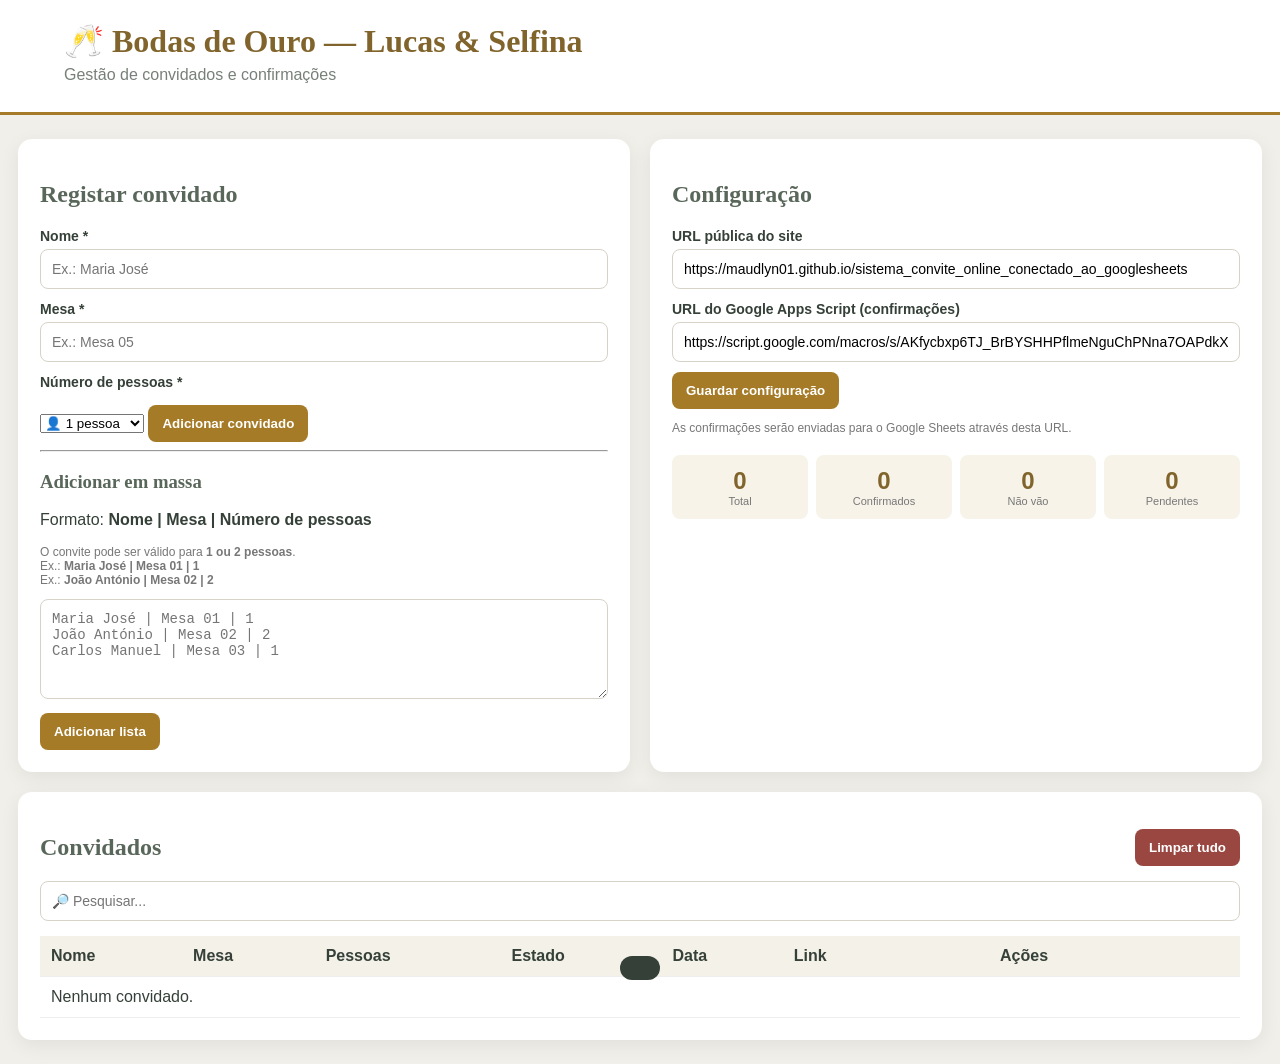
<file: index.html>
<!doctype html>
<html lang="pt">
  <head>
    <meta charset="UTF-8" />
    <meta name="viewport" content="width=device-width,initial-scale=1" />
    <title>Painel | Lucas & Selfina</title>
    <link rel="stylesheet" href="style.css" />
    <script src="admin.js" defer></script>
    <link rel="preconnect" href="https://fonts.googleapis.com" />
    <link rel="preconnect" href="https://fonts.gstatic.com" crossorigin />
    <link
      href="https://fonts.googleapis.com/css2?family=MonteCarlo&family=Pinyon+Script&display=swap"
      rel="stylesheet"
    />
  </head>
  <body>
    <header>
      <h1>🥂 Bodas de Ouro — Lucas & Selfina</h1>
      <p>Gestão de convidados e confirmações</p>
    </header>
    <main class="app">
      <section class="panel">
        <h2>Registar convidado</h2>
        <form id="guestForm">
          <label>Nome *</label
          ><input id="guestName" required placeholder="Ex.: Maria José" />
          <label>Mesa *</label
          ><input id="guestTable" required placeholder="Ex.: Mesa 05" />
          <label>Número de pessoas *</label>
          <select id="guestPeople" required>
            <option value="1">👤 1 pessoa</option>
            <option value="2">👥 2 pessoas</option>
          </select>
          <button>Adicionar convidado</button>
        </form>
        <hr />
        <h3>Adicionar em massa</h3>

        <p>Formato: <b>Nome | Mesa | Número de pessoas</b></p>

        <p class="hint">
          O convite pode ser válido para <b>1 ou 2 pessoas</b>.<br />
          Ex.: <b>Maria José | Mesa 01 | 1</b><br />
          Ex.: <b>João António | Mesa 02 | 2</b>
        </p>

        <textarea
          id="bulkNames"
          placeholder="Maria José | Mesa 01 | 1&#10;João António | Mesa 02 | 2&#10;Carlos Manuel | Mesa 03 | 1"
        ></textarea>

        <button id="bulkAdd" type="button">Adicionar lista</button>
      </section>
      <section class="panel">
        <h2>Configuração</h2>
        <label>URL pública do site</label
        ><input
          id="siteUrl"
          placeholder="https://bodas-lucas-selfina.netlify.app"
        />
        <label>URL do Google Apps Script (confirmações)</label
        ><input
          id="sheetUrl"
          placeholder="https://script.google.com/macros/s/.../exec"
        />
        <button id="saveConfig" type="button">Guardar configuração</button>
        <p class="hint">
          As confirmações serão enviadas para o Google Sheets através desta URL.
        </p>
        <div class="stats">
          <div><b id="total">0</b><span>Total</span></div>
          <div><b id="yes">0</b><span>Confirmados</span></div>
          <div><b id="no">0</b><span>Não vão</span></div>
          <div><b id="pending">0</b><span>Pendentes</span></div>
        </div>
      </section>
      <section class="panel full">
        <div class="head">
          <h2>Convidados</h2>
          <button id="clearAll" class="danger">Limpar tudo</button>
        </div>
        <input id="search" placeholder="🔎 Pesquisar..." />
        <div class="tablewrap">
          <table>
            <thead>
              <tr>
                <th>Nome</th>
                <th>Mesa</th>
                <th>Pessoas</th>
                <th>Estado</th>
                <th>Data</th>
                <th>Link</th>
                <th colspan="2" id="actions">Ações</th>
              </tr>
            </thead>
            <tbody id="list"></tbody>
          </table>
        </div>
      </section>
    </main>
    <div id="toast"></div>
  </body>
</html>
</file>
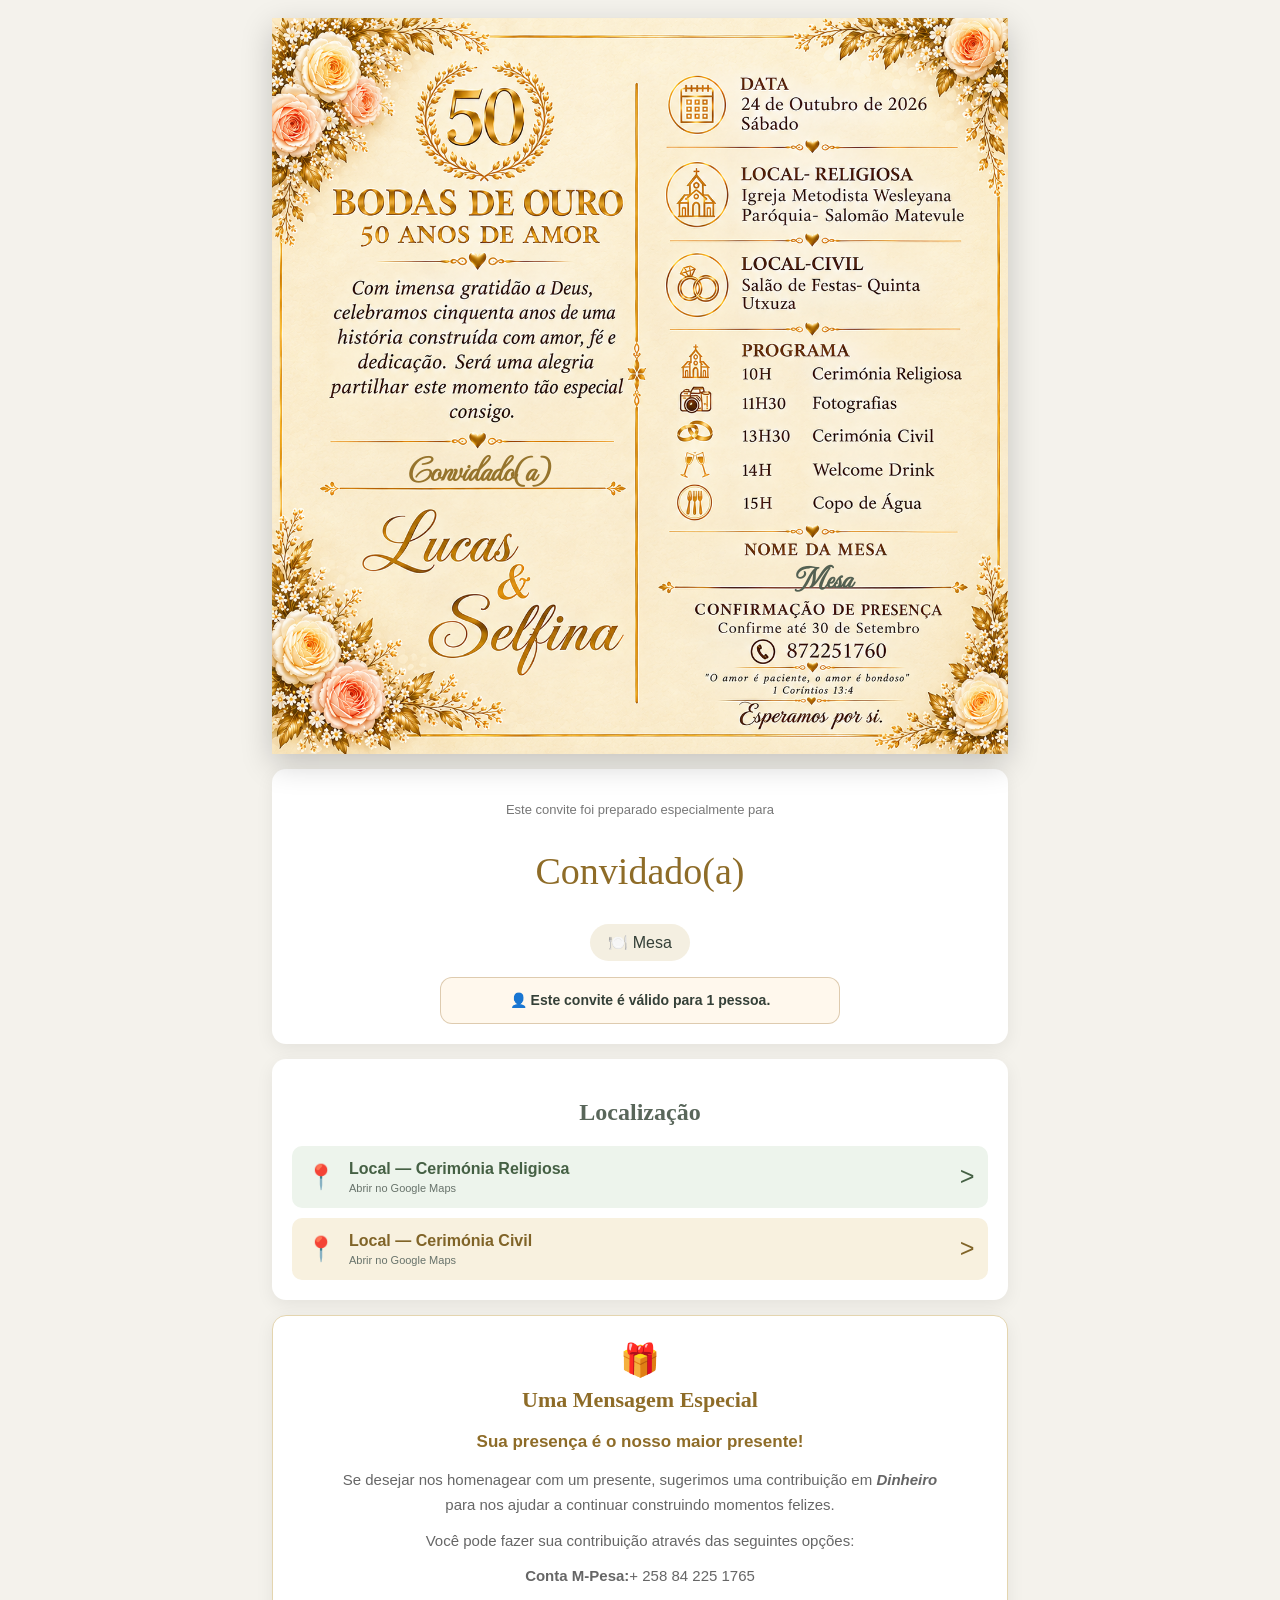
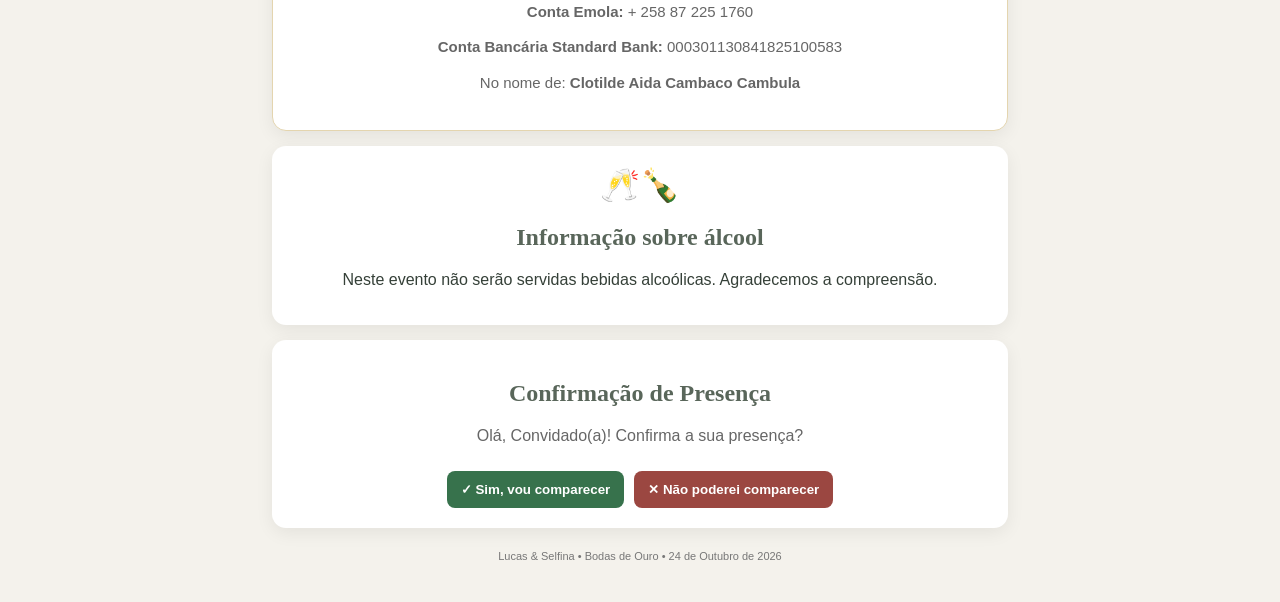
<file: convite.html>
<!doctype html>
<html lang="pt">
  <head>
    <meta charset="UTF-8" />
    <meta name="viewport" content="width=device-width,initial-scale=1" />
    <title>Convite | Lucas & Selfina</title>
    <link rel="stylesheet" href="style.css" />
    <script src="convite.js" defer></script>
    <link rel="preconnect" href="https://fonts.googleapis.com" />
    <link rel="preconnect" href="https://fonts.gstatic.com" crossorigin />
    <link
      href="https://fonts.googleapis.com/css2?family=MonteCarlo&family=Pinyon+Script&display=swap"
      rel="stylesheet"
    />
    <meta property="og:title" content="🥂 Bodas de Ouro | Lucas & Selfina" />

<meta
  property="og:description"
  content="É com muita alegria que convidamos você para celebrar connosco este momento especial."
/>

<meta
  property="og:image"
  content="https://maudlyn01.github.io/sistema_convite_online_conectado_ao_googlesheets/capa-convite.jpg?v=4"
/>

<meta
  property="og:image:secure_url"
  content="https://maudlyn01.github.io/sistema_convite_online_conectado_ao_googlesheets/capa-convite.jpg?v=4"
/>

<meta property="og:image:type" content="image/jpeg" />
<meta property="og:image:width" content="1000" />
<meta property="og:image:height" content="525" />
<meta property="og:image:alt" content="Bodas de Ouro - Lucas & Selfina" />

<meta property="og:type" content="website" />

<meta
  property="og:url"
  content="https://maudlyn01.github.io/sistema_convite_online_conectado_ao_googlesheets/convite.html"
/>

<meta name="twitter:card" content="summary_large_image" />
    <!--<meta property="og:type" content="website">-->
  </head>

  <body class="invite-page">
    <main class="online-invite">
      <!--<div class="groom-fiancee-image">
        <img src="lucas_selfina.png" class="couple-bg" />

        <div class="couple-content">
          <p class="casamento">BODAS DE OURO DE</p>

          <h1>Lucas <span>&</span> Selfina</h1>
        </div>
      </div>-->

      <div class="invite-image-wrap">
        <img src="convite_original_hd.png" />
        <div id="guestOverlay" class="guest-name"></div>
        <div id="tableOverlay" class="table-name"></div>
      </div>
      <section class="guest-card">
        <p>Este convite foi preparado especialmente para</p>

        <h1 id="guestName"></h1>

        <div class="table-pill">🍽️ <span id="tableName"></span></div>

        <div id="guestPeople" class="guest-restriction"></div>
      </section>
      <section class="online-actions">
        <h2>Localização</h2>
        <a
          class="action religious"
          href="https://maps.app.goo.gl/GH6w2bNVSXruVsws6"
          target="_blank"
          ><span>📍</span>
          <div>
            <b>Local — Cerimónia Religiosa</b
            ><small>Abrir no Google Maps</small>
          </div>
          <i>></i>
        </a>
        <a
          class="action civil"
          href="https://maps.app.goo.gl/jW2mm1Xt3e6McgFt5"
          target="_blank"
          ><span>📍</span>
          <div>
            <b>Local — Cerimónia Civil</b><small>Abrir no Google Maps</small>
          </div>
          <i>></i>
        </a>
      </section>

      <section class="gift-message">
        <div class="gift-icon">🎁</div>
        <h2>Uma Mensagem Especial</h2>
        <p>Sua presença é o nosso maior presente!</p>
        <p>
          Se desejar nos homenagear com um presente, sugerimos uma contribuição
          em <strong><em>Dinheiro</em></strong> para nos ajudar a continuar
          construindo momentos felizes.
        </p>
        <p>Você pode fazer sua contribuição através das seguintes opções:</p>
        <p><strong>Conta M-Pesa:</strong>+ 258 84 225 1765</p>
        <p><strong>Conta Emola:</strong> + 258 87 225 1760</p>
        <p>
          <strong>Conta Bancária Standard Bank:</strong> 000301130841825100583
        </p>
        <p>No nome de: <strong>Clotilde Aida Cambaco Cambula</strong></p>
      </section>
      <section class="no-alcohol-message">
        <div class="gift-icon">🥂🍾</div>
        <h2>Informação sobre álcool</h2>
        <p>
          Neste evento não serão servidas bebidas alcoólicas. Agradecemos a
          compreensão.
        </p>
      </section>

      <section class="rsvp">
        <h2>Confirmação de Presença</h2>
        <p id="rsvpQuestion"></p>
        <div class="rsvpBtns">
          <button id="yesBtn" class="yes">✓ Sim, vou comparecer</button
          ><button id="noBtn" class="no">✕ Não poderei comparecer</button>
        </div>
        <div id="rsvpResult"></div>
      </section>
      <footer>Lucas & Selfina • Bodas de Ouro • 24 de Outubro de 2026</footer>
    </main>
  </body>
</html>
</file>
<file: style.css>
* {
  box-sizing: border-box;
}
body {
  margin: 0;
  font-family: Arial, sans-serif;
  background: #f1efe9;
  color: #354038;
}
header {
  background: #fff;
  padding: 22px 5%;
  border-bottom: 3px solid #a67b27;
}
header h1 {
  margin: 0;
  color: #80642b;
  font-family: Georgia, serif;
}
header p {
  margin: 6px 0;
  color: #778078;
}
.app {
  max-width: 1300px;
  margin: 24px auto;
  padding: 0 18px;
  display: grid;
  grid-template-columns: 1fr 1fr;
  gap: 20px;
}
.panel {
  background: #fff;
  padding: 22px;
  border-radius: 14px;
  box-shadow: 0 5px 20px #0001;
}
.full {
  grid-column: 1/-1;
}
h2,
h3 {
  font-family: Georgia, serif;
  color: #59665a;
}
label {
  display: block;
  margin: 12px 0 5px;
  font-weight: bold;
  font-size: 14px;
}
input,
textarea {
  width: 100%;
  padding: 11px;
  border: 1px solid #d7d2c8;
  border-radius: 8px;
  font-size: 14px;
}
textarea {
  height: 100px;
}
button {
  background: #a67b27;
  color: #fff;
  border: 0;
  border-radius: 8px;
  padding: 11px 14px;
  font-weight: bold;
  cursor: pointer;
  margin-top: 10px;
}
.danger,
.no {
  background: #9b4741;
}
.hint {
  font-size: 12px;
  color: #777;
}
.stats {
  display: grid;
  grid-template-columns: repeat(4, 1fr);
  gap: 8px;
  margin-top: 20px;
}
.stats div {
  background: #f7f3e9;
  padding: 12px;
  text-align: center;
  border-radius: 8px;
}
.stats b,
.stats span {
  display: block;
}
.stats b {
  font-size: 24px;
  color: #80642b;
}
.stats span {
  font-size: 11px;
  color: #777;
}
.head {
  display: flex;
  justify-content: space-between;
  align-items: center;
}
.head button {
  margin: 0;
}
#search {
  margin-bottom: 15px;
}
.tablewrap {
  overflow: auto;
}
table {
  width: 100%;
  border-collapse: collapse;
}
th,
td {
  padding: 11px;
  text-align: left;
  border-bottom: 1px solid #eee;
}
th {
  background: #f4f1e8;
}
th[colspan="2"] {
  text-align: left;
  padding-left: 100px;
}

.small {
  padding: 6px 9px;
  margin: 2px;
  font-size: 11px;
}
.copy,.del,.edit {
  border: none;
  border-radius: 10px;
  padding: 8px 14px;
  font-weight: 700;
  color: white;
  cursor: pointer;
}
.copy {
  background: #627862;
}
.del {
  background: #9b4741;
}
.edit {
  background: #c59b4a;
}

.edit:hover {
  background: #a9823d;
}
.status {
  font-weight: bold;
  font-size: 12px;
}
.ok {
  color: #287044;
}
.not {
  color: #a33f3b;
}
.wait {
  color: #9a7628;
}
#toast {
  position: fixed;
  bottom: 20px;
  left: 50%;
  transform: translate(-50%, 100px);
  background: #354038;
  color: #fff;
  padding: 12px 20px;
  border-radius: 25px;
  transition: 0.3s;
}
#toast.show {
  transform: translate(-50%, 0);
}
.invite-page {
  background: #f4f2ec;
}
.online-invite {
  max-width: 760px;
  margin: auto;
  padding: 18px 12px;
}
.invite-image-wrap,
.groom-fiancee-image
 {
  position: relative;
  box-shadow: 0 10px 30px #0003;
  container-type: inline-size;
}
.invite-image-wrap img,
.groom-fiancee-image img {
  display: block;
  width: 100%;
}


.guest-name,
.table-name,
.montecarlo-regular {
  font-family: "MonteCarlo", cursive;
  font-weight: 600;
  font-style: normal;

  position: absolute;
  text-align: center;
  text-transform: sentence-case;
  word-break: break-word;
}

.guest-name {
  left: 7%;
  top: 59.3%;
  width: 42%;
  font-size: clamp(16px, 3.3vw, 32px);
  line-height: 1;
  color: #96742c;
}
.table-name {
  left: 61%;
  top: 72.6%;
  width: 28%;
  font-size: clamp(14px, 2.4vw, 30px);
  color: #536052;
}
.guest-card,
.online-actions,
.rsvp,
.gift-message,
.no-alcohol-message {
  background: #fff;
  margin-top: 15px;
  padding: 20px;
  border-radius: 14px;
  text-align: center;
  box-shadow: 0 5px 18px #0001;
}
.guest-card p {
  color: #777;
  font-size: 13px;
}
.guest-card h1 {
  font:
    500 clamp(24px, 6vw, 38px) Georgia,
    serif;
  color: #8e6c28;
}
.guest-restriction {
  margin: 16px auto 0;
  padding: 12px 16px;
  max-width: 400px;
  border: 1px solid rgba(160, 120, 60, 0.35);
  border-radius: 12px;
  background: rgba(255, 248, 235, 0.9);
  font-size: 14px;
  font-weight: 600;
  line-height: 1.5;
  text-align: center;
}
.table-pill {
  display: inline-block;
  padding: 9px 18px;
  background: #f4efe1;
  border-radius: 30px;
}
.action {
  display: flex;
  text-align: left;
  align-items: center;
  gap: 13px;
  padding: 14px;
  margin-top: 10px;
  border-radius: 10px;
  text-decoration: none;
}
.action span {
  font-size: 24px;
}
.action div {
  flex: 1;
}
.action b,
.action small {
  display: block;
}
.action small {
  font-size: 11px;
  color: #68736b;
  margin-top: 4px;
}
.action i {
  font-size: 25px;
}
.religious {
  background: #edf4ec;
  color: #456044;
}
.civil {
  background: #f8f1df;
  color: #806428;
}
.rsvpBtns {
  display: flex;
  gap: 10px;
  justify-content: center;
  flex-wrap: wrap;
}
.yes {
  background: #37724c;
}
.rsvp p {
  color: #666;
}
.rsvpResult {
  margin-top: 15px;
  font-weight: bold;
}
.rsvpResult.success {
  color: #287044;
}
.rsvpResult.error {
  color: #a33f3b;
}
footer {
  text-align: center;
  color: #777;
  font-size: 11px;
  padding: 22px;
}
@media (max-width: 800px) {
  .app {
    grid-template-columns: 1fr;
  }
  .full {
    grid-column: auto;
  }
}
/* Mensagem sobre presente */
/* Mensagem sobre presentes */
.gift-message {
  display: block !important;
  visibility: visible !important;
  opacity: 1 !important;

  background: #fff;
  margin-top: 15px;
  padding: 25px 20px;
  border-radius: 14px;
  text-align: center;
  box-shadow: 0 5px 18px #0001;
  border: 1px solid #e4d5af;
}

.gift-icon {
  font-size: 32px;
  margin-bottom: 8px;
}

.gift-message h2 {
  margin: 0 0 15px;
  font-family: Georgia, serif;
  color: #8e6c28;
  font-size: 22px;
}

.gift-message p {
  margin: 10px auto;
  max-width: 600px;
  color: #666;
  font-size: 15px;
  line-height: 1.7;
}

.gift-message p:first-of-type {
  color: #8e6c28;
  font-weight: bold;
  font-size: 17px;
}
</file>
